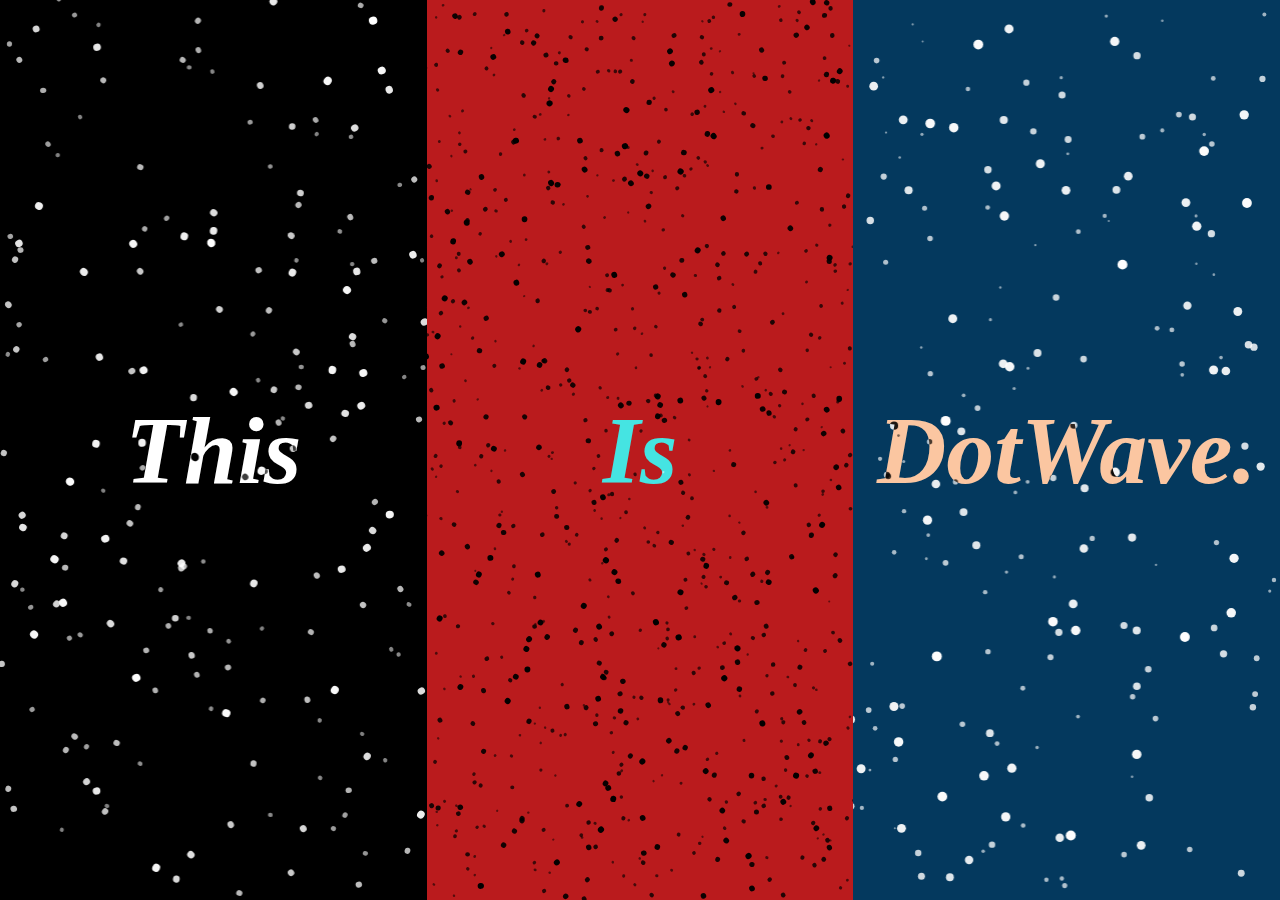
<file: index.html>
<!DOCTYPE html>
<html lang="en">
<head>
    <meta charset="UTF-8">
    <meta name="viewport" content="width=device-width, initial-scale=1.0">
    <title>This Is DotWave.</title>
    <link rel="stylesheet" href="style.css">
    <script defer src="dotwave.min.js"></script>
    <script defer src="script.js"></script>
</head>
<body>
    <div class="container">
        <div class="card" id="card1">
            <p>This</p>
        </div>
        <div class="card" id="card2">
            <p>Is</p>
        </div>
        <div class="card" id="card3">
            <p>DotWave.</p>
        </div>
    </div>
</body>
</html>
</file>
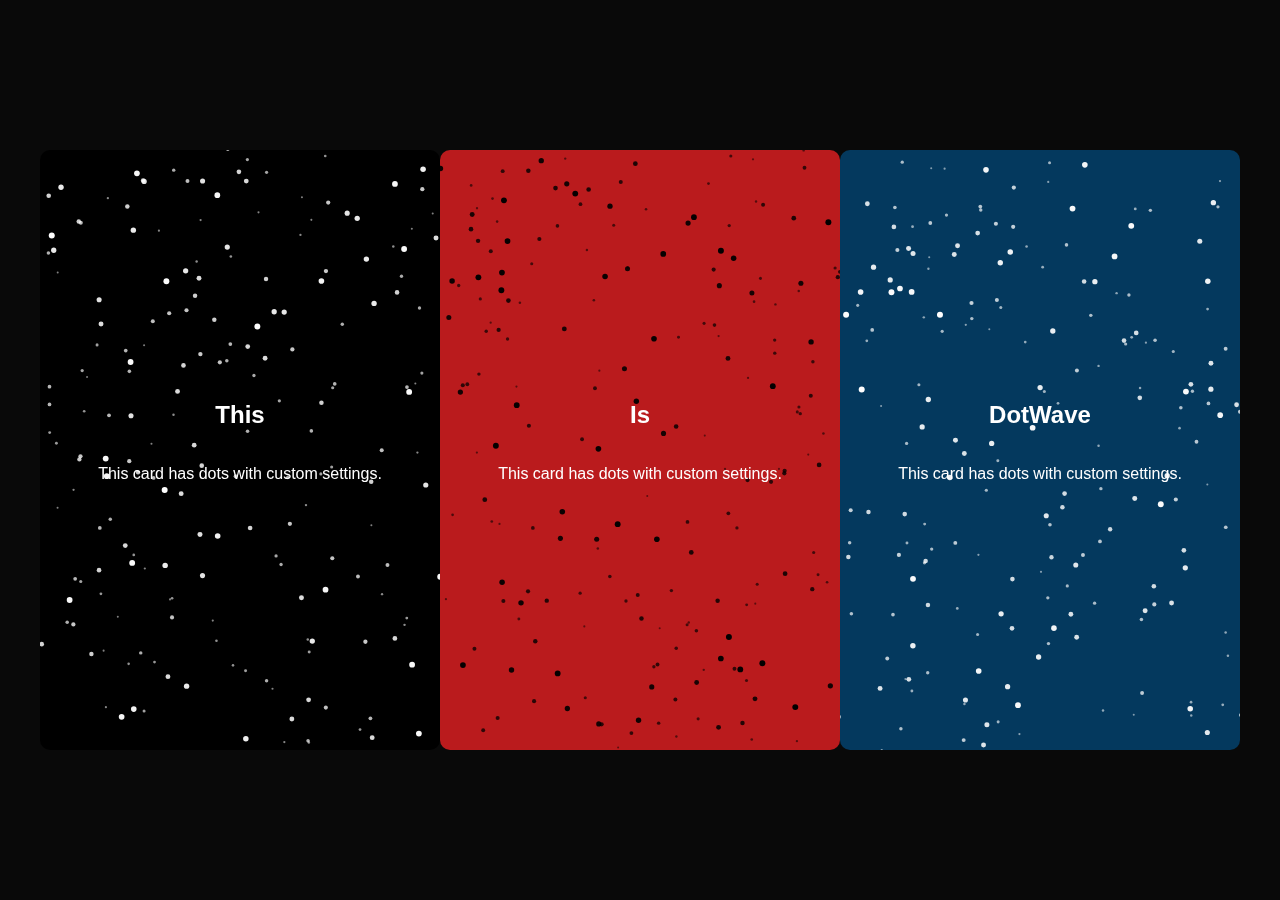
<file: examples/index.html>
<!DOCTYPE html>
<html lang="en">
<head>
    <meta charset="UTF-8">
    <meta name="viewport" content="width=device-width, initial-scale=1.0">
    <title>DotWave.js Demo</title>
    <style>
        body {
            margin: 0;
            padding: 0;
            font-family: Arial, sans-serif;
            background-color: #090909;
        }
        
        .container {
            width: 100vw;
            height: 100vh;
            display: flex;
            align-items: center;
            justify-content: center;
        }
        
        .card {
            width: 400px;
            height: 600px;
            border-radius: 10px;
            overflow: hidden;
            color: rgb(255, 255, 255);
            display: flex;
            flex-direction: column;
            justify-content: center;
            align-items: center;
            text-align: center;
            padding: 20px;
            box-sizing: border-box;
        }
        
        h2 {
            margin-top: 0;
            position: relative;
            z-index: 10;
        }
        
        p {
            position: relative;
            z-index: 10;
        }
    </style>
</head>
<body>
    <div class="container" id="container">
        <div class="card" id="card1">
            <h2>This</h2>
            <p>This card has dots with custom settings.</p>
        </div>
        <div class="card" id="card2">
            <h2>Is</h2>
            <p>This card has dots with custom settings.</p>
        </div>
        <div class="card" id="card3">
            <h2>DotWave</h2>
            <p>This card has dots with custom settings.</p>
        </div>
    </div>

    <script src="../src/dotwave.js"></script>
    <script>
        // Initialize DotWave on a specific element with custom options
        const card1 = new DotWave({
            container: '#card1',
            dotColor: '#ffffff',
            backgroundColor: '#000000',
            numDots: 200,
            dotMinSize: 1,
            dotMaxSize: 3,
            influenceRadius: 100,
            influenceStrength: 0.12,
            randomFactor: 0.05
        });

        const card2 = new DotWave({
            container: '#card2',
            dotColor: '#000000',
            backgroundColor: '#BA1B1D',
            numDots: 200,
            dotMinSize: 1,
            dotMaxSize: 3,
            influenceRadius: 100,
            influenceStrength: 0.12,
            randomFactor: 0.05
        });

        const card3 = new DotWave({
            container: '#card3',
            dotColor: '#ffffff',
            backgroundColor: '#04395E',
            numDots: 200,
            dotMinSize: 1,
            dotMaxSize: 3,
            influenceRadius: 100,
            influenceStrength: 0.12,
            randomFactor: 0.05
        });

        
    </script>

</body>
</html>
</file>
<file: style.css>
body{
    margin: 0;
    padding: 0;
    font-family: serif;
    background-color: #000000;
    color: #ffffff;
    user-select: none;
}
.container {
    width: 100%;
    height: 100vh;
    display: flex;
}
.card{
    flex: 1;
    height: 100vh;
    display: flex;
    justify-content: center;
    align-items: center;
    text-align: center;
    box-sizing: border-box;
}
p{
    font-size: 6rem;
    z-index: 2;
    mix-blend-mode: difference;
    font-weight: 700;
    font-style: italic;
}
</file>
